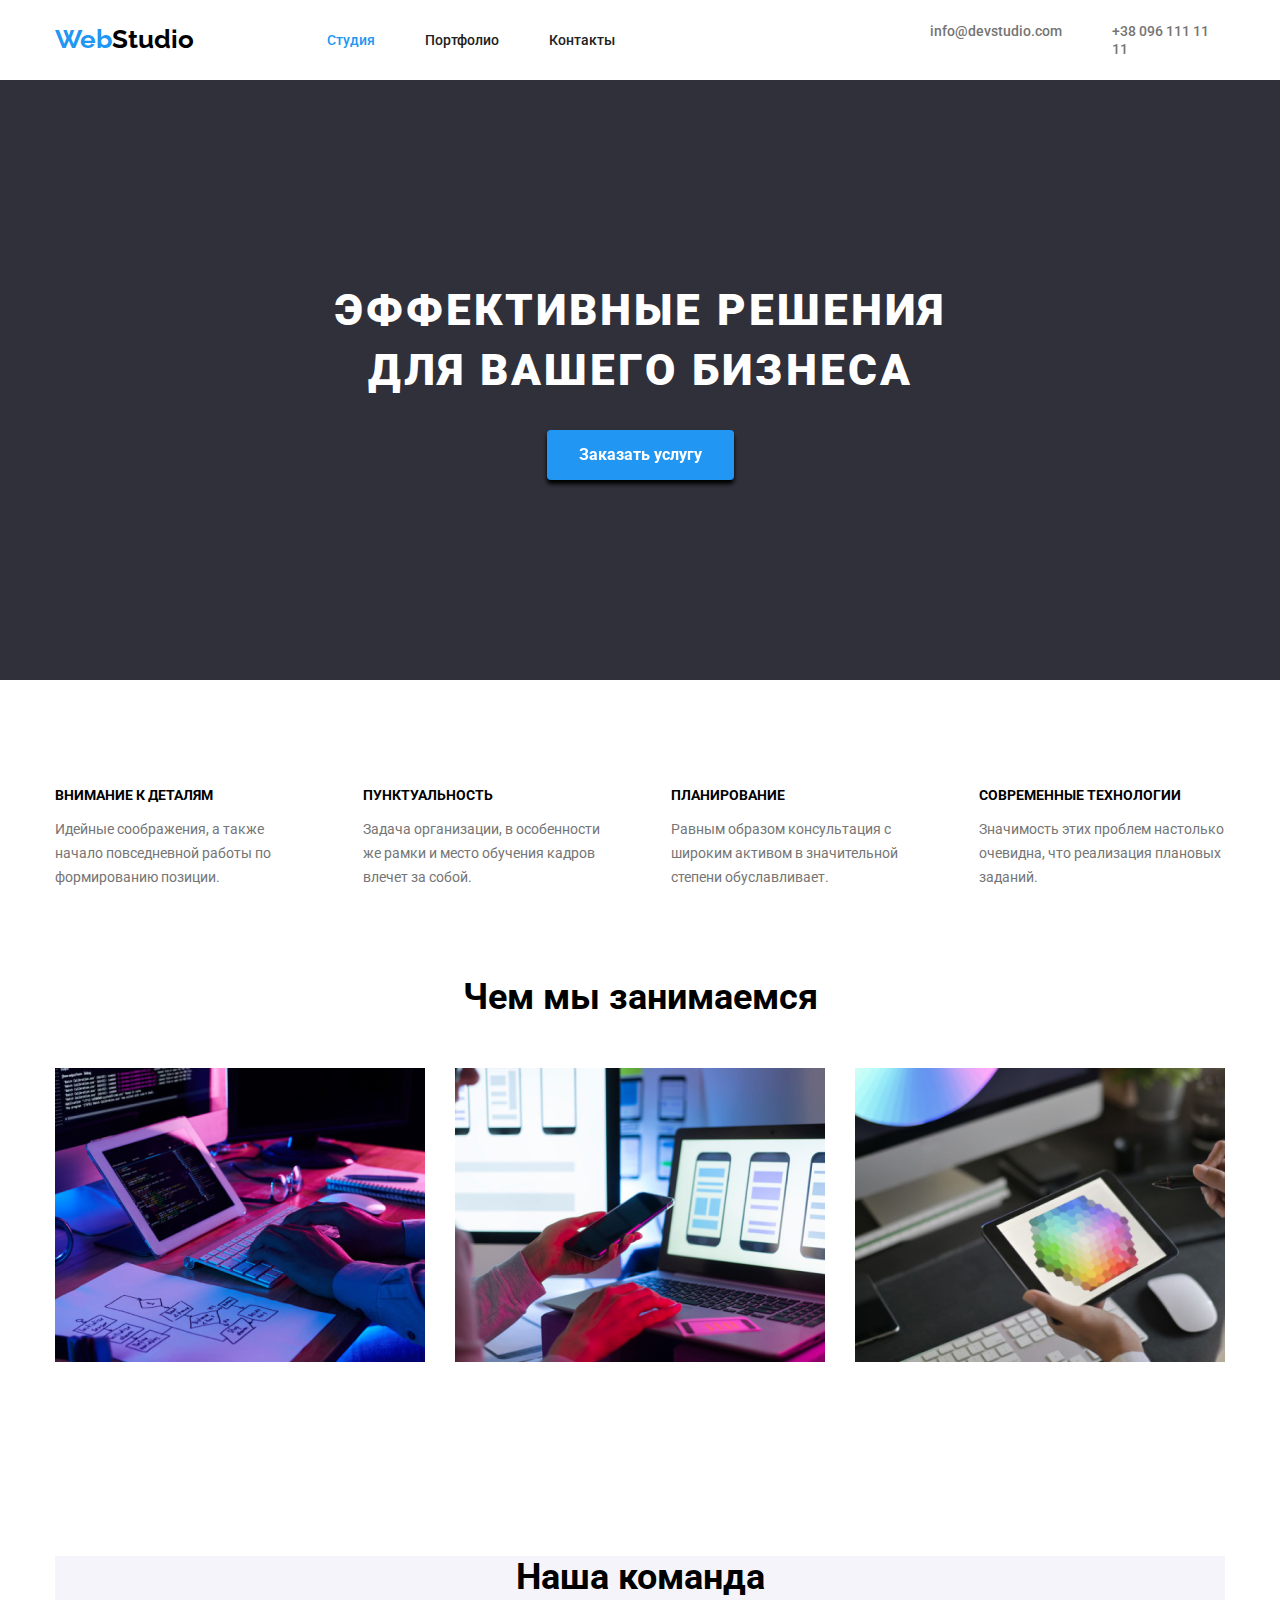
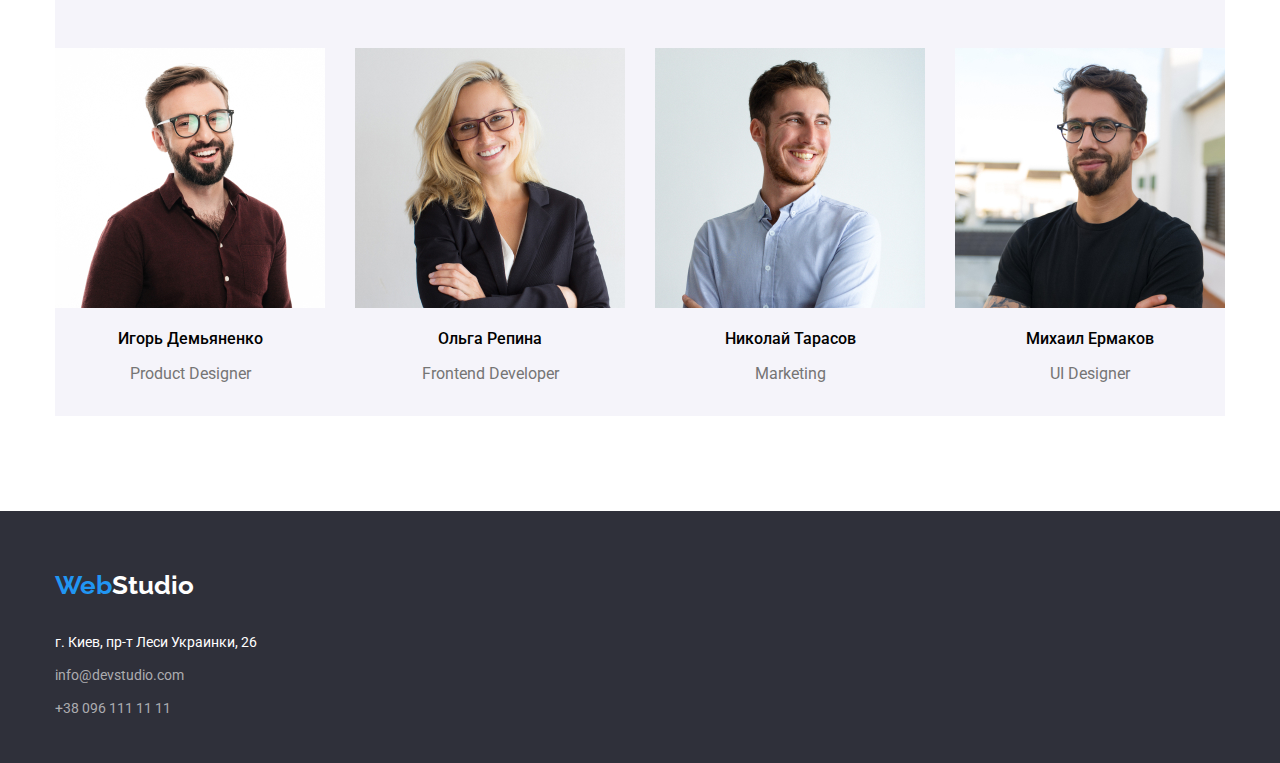
<file: index.html>
<!DOCTYPE html>
<html lang="en">
  <head>    
    <title>Document</title>
    <meta charset="UTF-8" />
    <meta http-equiv="X-UA-Compatible" content="IE=edge" />
    <meta name="viewport" content="width=device-width, initial-scale=1.0" />
    <link href="css/normalize.css" rel="stylesheet" />
    <link rel="preconnect" href="https://fonts.googleapis.com" />
    <link rel="preconnect" href="https://fonts.gstatic.com" crossorigin />
    <link
      href="https://fonts.googleapis.com/css2?family=Raleway:wght@700&family=Roboto:wght@400;500;700;900&display=swap"
      rel="stylesheet"
    />
    <link href="css/styles.css" rel="stylesheet" />
  </head>
  <body>
    <header class="header">
      <div class="container header-line">
        <a href="#" class="header-logo-link"
          >Web<span class="header-logo-link-text">Studio</span>
        </a>
        <nav class="header-navigation">
          <ul class="header-navigation-list">
            <li class="header-navigation-item">
              <a href="#" class="header-navigation-item-link studio"> Студия </a>
            </li>
            <li class="header-navigation-item">
              <a href="portfolio.html" class="header-navigation-item-link">
                Портфолио
              </a>
            </li>
            <li class="header-navigation-item">
              <a href="#" class="header-navigation-item-link"> Контакты </a>
            </li>
          </ul>
        </nav>
        <ul class="header-contacts-list">
          <li class="header-contacts-item">
            <a href="mailto:info@devstudio.com" class="header-contacts-item-link"
              >info@devstudio.com</a
            >
          </li>
          <li class="header-contacts-item">
            <a href="tel:+380961111111" class="header-contacts-item-link"
              >+38 096 111 11 11</a
            >
          </li>
        </ul>
      </div>
    </header>

    <main>
      <section class="effective-solutions">
        <h1 class="effective-solutions-title">
          Эффективные решения для вашего бизнеса
        </h1>
        <button type="button" class="effective-solutions-buttons">
          Заказать услугу
        </button>
      </section>

      <section class="features container">
        <h2 hidden>Наши особенности</h2>
        <ul class="features-list">
          <li class="features-item">
            <h3 class="features-item-title">Внимание к деталям</h3>
            <p class="features-list-text">
              Идейные соображения, а также начало повседневной работы по
              формированию позиции.
            </p>
          </li>
          <li class="features-item">
            <h3 class="features-item-title">Пунктуальность</h3>
            <p class="features-list-text">
              Задача организации, в особенности же рамки и место обучения кадров
              влечет за собой.
            </p>
          </li>
          <li class="features-item">
            <h3 class="features-item-title">Планирование</h3>
            <p class="features-list-text">
              Равным образом консультация с широким активом в значительной
              степени обуславливает.
            </p>
          </li>
          <li class="features-item">
            <h3 class="features-item-title">Современные технологии</h3>
            <p class="features-list-text">
              Значимость этих проблем настолько очевидна, что реализация
              плановых заданий.
            </p>
          </li>
        </ul>
      </section>

      <section class="our-business container">
        <h2 class="our-business-title">Чем мы занимаемся</h2>
        <ul class="our-business-list">
          <li class="our-business-item">
            <img
              src="./images/block-diagram.jpg"
              class="our-business-item-images"
              width="370"
              height="294"
              alt="block diagram"
            />
          </li>
          <li class="our-business-item">
            <img
              src="./images/adaptive-design.jpg"
              class="our-business-item-images"
              width="370"
              height="294"
              alt="adaptive design"
            />
          </li>
          <li class="our-business-item">
            <img
              src="./images/color-scheme.jpg"
              class="our-business-item-images"
              width="370"
              height="294"
              alt="color scheme"
            />
          </li>
        </ul>
      </section>

      <section class="our-team container">
        <h2 class="our-team-title">Наша команда</h2>
        <ul class="our-team-list">
          <li class="our-team-item">
            <img
              src="./images/ihor.jpg"
              class="our-team-item-images"
              width="270"
              height="260"
              alt="photo ihor"
            />
            <h3 class="our-team-item-name">Игорь Демьяненко</h3>
            <p class="our-team-item-function">Product Designer</p>
          </li>
          <li class="our-team-item">
            <img
              src="./images/olga.jpg"
              class="our-team-item-images"
              width="270"
              height="260"
              alt="photo olga"
            />
            <h3 class="our-team-item-name">Ольга Репина</h3>
            <p class="our-team-item-function">Frontend Developer</p>
          </li>
          <li class="our-team-item">
            <img
              src="./images/nikolay.jpg"
              class="our-team-item-images"
              width="270"
              height="260"
              alt="photo nikolay"
            />
            <h3 class="our-team-item-name">Николай Тарасов</h3>
            <p class="our-team-item-function">Marketing</p>
          </li>
          <li class="our-team-item">
            <img
              src="./images/michael.jpg"
              class="our-team-item-images"
              width="270"
              height="260"
              alt="photo michael"
            />
            <h3 class="our-team-item-name">Михаил Ермаков</h3>
            <p class="our-team-item-function">UI Designer</p>
          </li>
        </ul>
      </section>
    </main>
    <footer class="footer">      
      <div class="footer-block container">
        <a href="#" class="footer-logo-link"
          >Web<span class="footer-logo-link-text">Studio</span></a>
        <address class="footer-address">
          <ul class="footer-address-list">
            <li class="footer-address-item">
              <a href="https://goo.gl/maps/wLXQXu6J5ZDQXyrRA"
                target="_blank" rel="noopener nofollow noreferrer"
                class="footer-item-contacts-link">г. Киев, пр-т Леси Украинки, 26</a>
            </li>
            <li class="footer-address-item">
              <a href="mailto:info@devstudio.com" class="footer-item-link"
                >info@devstudio.com</a>
            </li>
            <li class="footer-address-item">
              <a href="tel:+380961111111" class="footer-item-link"
                >+38 096 111 11 11</a>
            </li>
          </ul>
        </address>
      </div>
    </footer>
  </body>
</html>
</file>
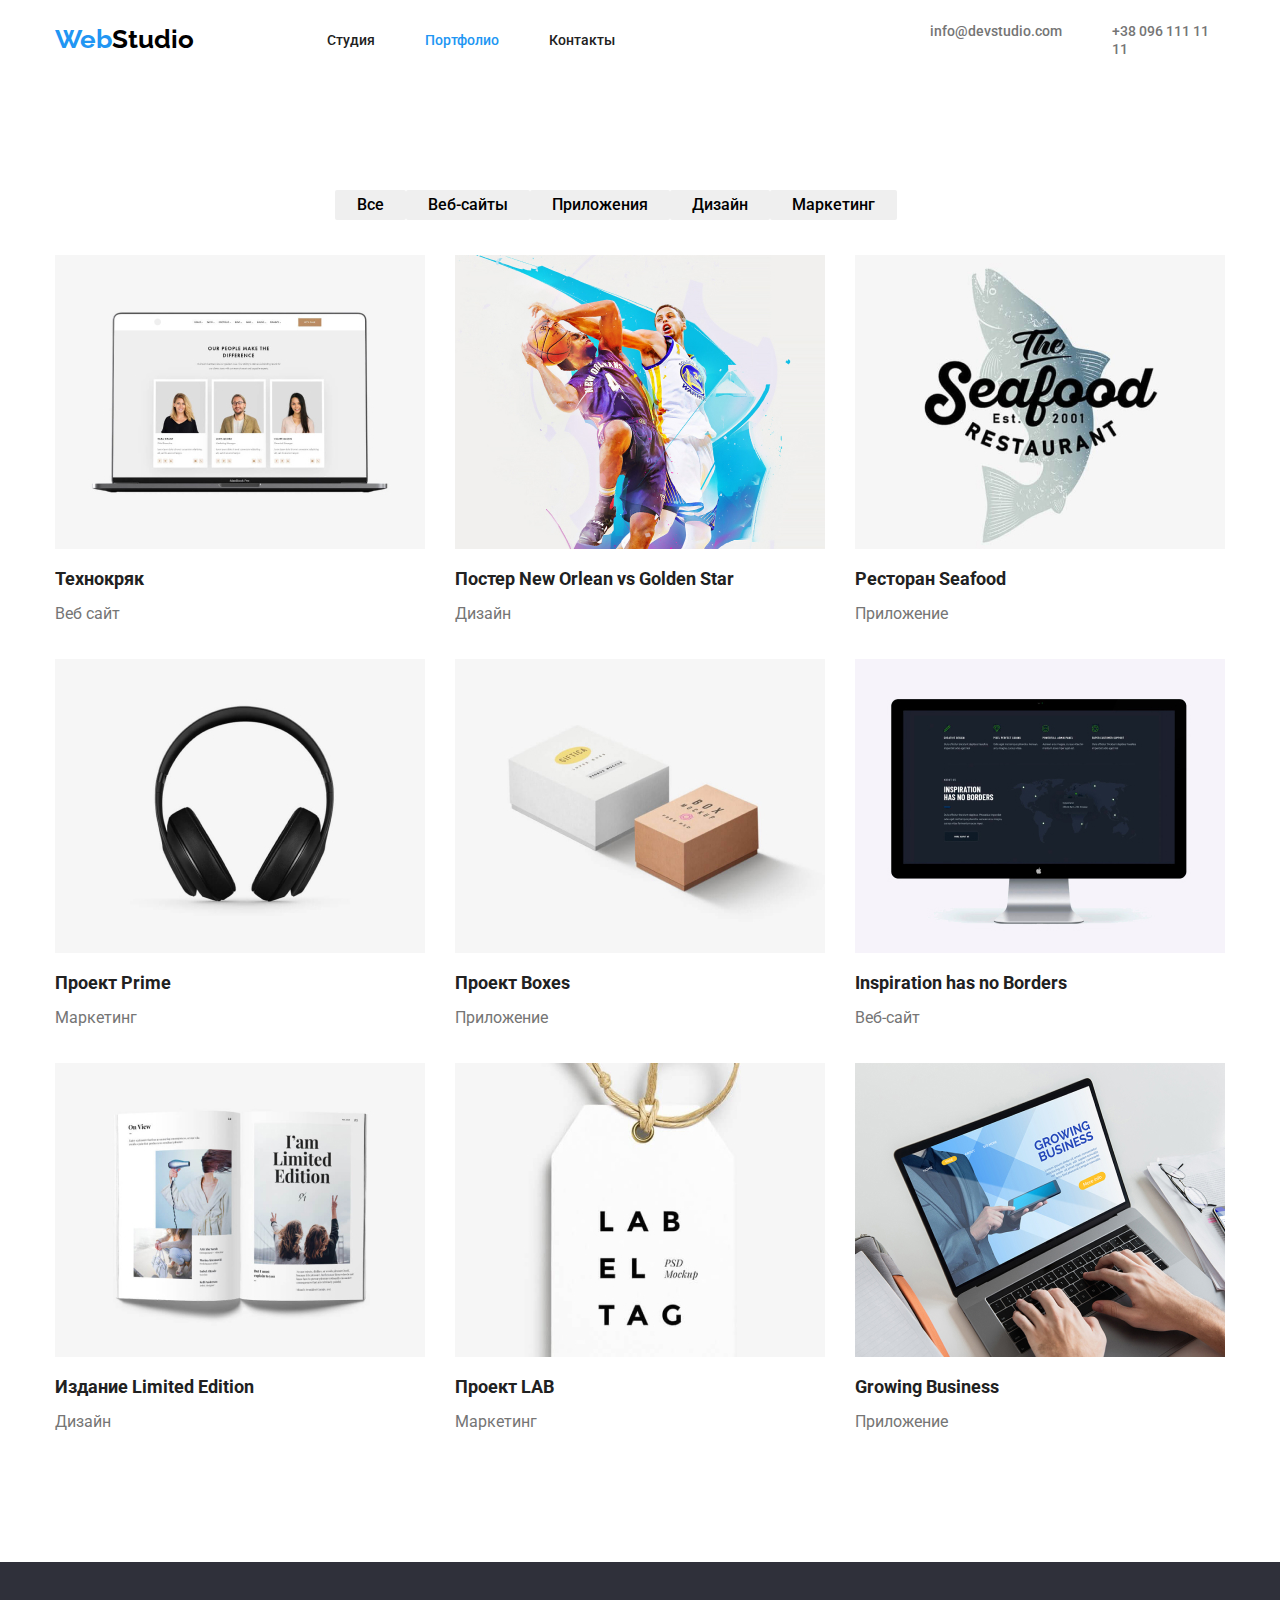
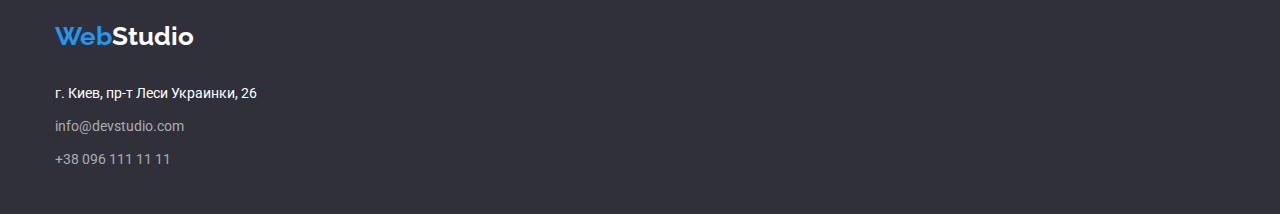
<file: portfolio.html>
<!DOCTYPE html>
<html lang="en">
  <head>    
    <title>Document</title>
    <meta charset="UTF-8" />
    <meta http-equiv="X-UA-Compatible" content="IE=edge" />
    <meta name="viewport" content="width=device-width, initial-scale=1.0" />
    <link href="css/normalize.css" rel="stylesheet" />
    <link rel="preconnect" href="https://fonts.googleapis.com" />
    <link rel="preconnect" href="https://fonts.gstatic.com" crossorigin />
    <link
      href="https://fonts.googleapis.com/css2?family=Raleway:wght@700&family=Roboto:wght@400;500;700;900&display=swap"
      rel="stylesheet"
    />
    <link href="css/styles.css" rel="stylesheet" />
  </head>
  <body>
    <header class="header">
      <div class="container header-line">
        <a href="#" class="header-logo-link"
          >Web<span class="header-logo-link-text">Studio</span>
        </a>
        <nav class="header-navigation">
          <ul class="header-navigation-list">
            <li class="header-navigation-item">
              <a href="index.html" class="header-navigation-item-link"> Студия </a>
            </li>
            <li class="header-navigation-item">
              <a href="#" class="header-navigation-item-link studio">
                Портфолио
              </a>
            </li>
            <li class="header-navigation-item">
              <a href="#" class="header-navigation-item-link"> Контакты </a>
            </li>
          </ul>
        </nav>
        <ul class="header-contacts-list">
          <li class="header-contacts-item">
            <a href="mailto:info@devstudio.com" class="header-contacts-item-link"
              >info@devstudio.com</a
            >
          </li>
          <li class="header-contacts-item">
            <a href="tel:+380961111111" class="header-contacts-item-link"
              >+38 096 111 11 11</a
            >
          </li>
        </ul>
      </div>
    </header>
    <!-- header end -->
    <main class="portf-main container">      
      <section class="portf-blocks">
        <h1 hidden>Проекты</h1>
        <div class="portf-buttons">
          <ul class="portf-buttons-list">
            <li class="portf-buttons-item">  <button type="button" class="portf-main-buttons">Все</button></li>
            <li class="portf-buttons-item"><button type="button" class="portf-main-buttons">Веб-сайты</button></li>
            <li class="portf-buttons-item"><button type="button" class="portf-main-buttons">Приложения</button></li>
            <li class="portf-buttons-item"><button type="button" class="portf-main-buttons">Дизайн</button></li>
            <li class="portf-buttons-item"><button type="button" class="portf-main-buttons">Маркетинг</button></li>
          </ul>
        </div>
        <ul class="portf-blocks-list">
          <li class="portf-blocks-item">
            <a href="#" class="portf-blocks-list-link">
              <img
              src="./images/portf-foto.jpg"
              class="portf-blocks-image"
              width="370"
              height="294"
              alt="photo technocryak"
            />
            <h2 class="portf-blocks-item-name">Технокряк</h2>
            <p class="portf-blocks-item-function">Веб сайт</p>
            </a>
          </li>
          <li class="portf-blocks-item">
            <a href="#" class="portf-blocks-list-link">
              <img
              src="./images/portf-basket.jpg"
              class="portf-blocks-image"
              width="370"
              height="294"
              alt="photo new orlean vs golden star"
            />
            <h2 class="portf-blocks-item-name">Постер New Orlean vs Golden Star</h2>
            <p class="portf-blocks-item-function">Дизайн</p>
            </a>
          </li>
          <li class="portf-blocks-item">
            <a href="#" class="portf-blocks-list-link">
              <img
              src="./images/portf-seafood.jpg"
              class="portf-blocks-image"
              width="370"
              height="294"
              alt="photo sea food"
            />
            <h2 class="portf-blocks-item-name">Ресторан Seafood</h2>
            <p class="portf-blocks-item-function">Приложение</p>
            </a>
          </li>
          <li class="portf-blocks-item">
            <a href="#" class="portf-blocks-list-link">
              <img
              src="./images/portf-prime.jpg"
              class="portf-blocks-image"
              width="370"
              height="294"
              alt="photo prime"
            />
            <h2 class="portf-blocks-item-name">Проект Prime</h2>
            <p class="portf-blocks-item-function">Маркетинг</p>
            </a>
          </li>
          <li class="portf-blocks-item">
            <a href="#" class="portf-blocks-list-link">
              <img
              src="./images/portf-boxes.jpg"
              class="portf-blocks-image"
              width="370"
              height="294"
              alt="photo boxes"
            />
            <h2 class="portf-blocks-item-name">Проект Boxes</h2>
            <p class="portf-blocks-item-function">Приложение</p>
            </a>
          </li>
          <li class="portf-blocks-item">
            <a href="#" class="portf-blocks-list-link">
              <img
              src="./images/portf-inspiration.jpg"
              class="portf-blocks-image"
              width="370"
              height="294"            
              alt="photo inspiration"
            />
            <h2 class="portf-blocks-item-name">Inspiration has no Borders</h2>
            <p class="portf-blocks-item-function">Веб-сайт</p>
            </a>
          </li>            
          <li class="portf-blocks-item">
            <a href="#" class="portf-blocks-list-link">
              <img
              src="./images/portf-limited.jpg"
              class="portf-blocks-image"
              width="370"
              height="294"            
              alt="photo limited edition"
            />
            <h2 class="portf-blocks-item-name">Издание Limited Edition</h2>
            <p class="portf-blocks-item-function">Дизайн</p>
            </a>
          </li>
          <li class="portf-blocks-item">
            <a href="#" class="portf-blocks-list-link">
              <img
              src="./images/portf-lab.jpg"
              class="portf-blocks-image"
              width="370"
              height="294"            
              alt="photo project lab"
            />
            <h2 class="portf-blocks-item-name">Проект LAB</h2>
            <p class="portf-blocks-item-function">Маркетинг</p>
            </a>
          </li>
          <li class="portf-blocks-item">
            <a href="#" class="portf-blocks-list-link">
              <img
              src="./images/portf-growing.jpg"
              class="portf-blocks-image"
              width="370"
              height="294"            
              alt="photo growing business"
            />
            <h2 class="portf-blocks-item-name">Growing Business</h2>
            <p class="portf-blocks-item-function">Приложение</p>
            </a>
          </li>
        </ul>
      </section>
    </main>  
    <!-- footer start -->
    <footer class="footer">      
      <div class="footer-block container">
        <a href="#" class="footer-logo-link"
          >Web<span class="footer-logo-link-text">Studio</span></a>
        <address class="footer-address">
          <ul class="footer-address-list">
            <li class="footer-address-item">
              <a href="https://goo.gl/maps/wLXQXu6J5ZDQXyrRA"
                target="_blank" rel="noopener nofollow noreferrer"
                class="footer-item-contacts-link">г. Киев, пр-т Леси Украинки, 26</a>
            </li>
            <li class="footer-address-item">
              <a href="mailto:info@devstudio.com" class="footer-item-link"
                >info@devstudio.com</a>
            </li>
            <li class="footer-address-item">
              <a href="tel:+380961111111" class="footer-item-link"
                >+38 096 111 11 11</a>
            </li>
          </ul>
        </address>
      </div>
    </footer>
  </body>
</html>
</file>
<file: css/styles.css>
/* Variables */
:root {
  --basic-dark: #2f303a;
  --basic-blue: #2196f3;
  --basic-background: #e5e5e5;
  --background-our-team: #f5f4fa;
  --basic-white: #fff;
  --grey-footer-text: #acacb0;
  --basic-gray: rgba(255, 255, 255, 0.6);
  --text-black-full: #000;
  --text-black-color: #212121;
  --text-lightgray-color: #757575;
  --font-logo: "Raleway", sans-serif;
  --font-main: "Roboto", sans-serif;
}

body {
  font-family: var(--font-main);
  font-weight: 400;
  color: var(--text-black-color:);
}
/* **************************HEADER start******************/
.header {
  box-sizing: border-box;
}

.header-logo-link,
.footer-logo-link {
  color: var(--basic-blue);
  text-decoration: none;
  font-family: var(--font-logo);
  font-weight: 700;
  font-size: 26px;
}

.header-logo-link-text,
.footer-logo-link-text {
  color: var(--text-black-full);
}

.header-line {
  display: flex;
  align-items: center;
  height: 80px;
}

.container {
  width: 1170px;
  margin: 0 auto;
}
/* **************************NAV start******************/
.header-navigation {
  padding-left: 43px;
}

.header-navigation-list,
.header-contacts-list {
  display: flex;
  list-style-type: none;
}

.header-contacts-list {
  padding-left: 265px;
}

.header-navigation-item {
  padding-left: 50px;
}

.header-navigation-item-link {
  color: var(--text-black-color);
}

.header-navigation-item-link:hover,
.header-contacts-item-link:hover {
  color: var(--basic-blue);
}

.header-navigation-item-link:focus,
.header-contacts-item-link:focus {
  color: var(--basic-blue);
}

.header-navigation-item-link,
.header-contacts-item-link {
  text-decoration: none;
  font-weight: 500;
  font-size: 14px;
  padding: 10px 0;
}

.studio {
  color: var(--basic-blue);
}

.header-contacts-item-link {
  color: var(--text-lightgray-color);
}

.header-contacts-item {
  padding-left: 50px;
}
/* **************************NAV end******************/
/* **************************HEADER end******************/
/* ******************** MAIN start *********************/
/* ***************section - effective-solutions start****/
.effective-solutions {
  margin: 0;
  height: 600px;
  background-color: var(--basic-dark);
  display: flex;
  flex-direction: column;
  align-items: center;
}

.effective-solutions-title {
  margin: 0;
  width: 696px;
  padding-top: 200px;
  color: var(--basic-white);
  font-weight: 900;
  font-size: 44px;
  line-height: 60px;
  text-transform: uppercase;
  text-align: center;
  letter-spacing: 3px;
}

.effective-solutions-buttons {
  padding: 10px 32px;
  margin-top: 30px;
  background-color: var(--basic-blue);
  color: var(--basic-white);
  font-weight: 700;
  font-size: 16px;
  line-height: 30px;
  border: none;
  filter: drop-shadow(0px 4px 2px black);
  border-radius: 4px;
  cursor: pointer;
}
/* ***************section - effective-solutions end****/
/* ***************section - features start****/
.features {
  margin-top: 93px;
  height: 110px;
}

.features-list {
  margin: 0;
  padding: 0;
  display: flex;
  align-items: stretch;
  list-style-type: none;
}

.features-item:not(:nth-child(1)) {
  padding-left: 63px;
}

.features-item {
  width: 245px;
}

.features-item-title {  
  font-weight: 700;
  font-size: 14px;
  line-height: 16px;
  text-transform: uppercase;
}

.features-list-text {
  color: var(--text-lightgray-color);  
  font-size: 14px;
  line-height: 24px;
}
/* ***************section - features end****/
/* ***************section - our-business start****/

.our-business {
  margin-top: 93px;
}

.our-business-title,
.our-team-title {
  margin: 0;
  padding-bottom: 50px;
  text-align: center;
  /* color: var(--text-black-color); */
  font-weight: 700;
  font-size: 36px;
  line-height: 42px;
}

.our-business-item:not(:nth-child(1)) {
  padding-left: 30px;
}

.our-business-list {
  margin: 0;
  padding: 0;
  list-style-type: none;
  display: flex;
}
/* ***************section - our-business end****/
/* ***************section - our-team start****/
.our-team {
  margin-top: 190px;
  background-color: var(--background-our-team);
}

.our-team-item {
  width: 270px;
  height: 368px;
}

.our-team-item:not(:nth-child(1)) {
  padding-left: 30px;
}

.our-team-item-name {  
  font-weight: 500;
  font-size: 16px;
  line-height: 19px;
}

.our-team-item-function {
  color: var(--text-lightgray-color);  
  font-size: 16px;
  line-height: 19px;
}

.our-team-list {
  margin: 0;
  padding: 0;
  list-style-type: none;
  display: flex;
}

.our-team-item-name,
.our-team-item-function,
.our-team-title {
  text-align: center;
}

/* ***************section - our-team end***/
/* ******************** MAIN end *********************/

/* **************************FOOTER start******************/

.footer {
  height: 252px;
  background-color: var(--basic-dark);
  margin-top: 95px;
}

.footer-address-list {
  list-style-type: none;
  padding: 20px 0 0 0;
  margin: 0;
}

.footer-address-item {
  padding-top: 9px;
}

.footer-item-contacts-link,
.footer-item-link {  
  font-size: 14px;
  line-height: 24px;
  text-decoration: none;
  font-style: normal;
}

.footer-item-contacts-link {
  color: var(--basic-white);
}

.footer-item-link {
  color: var(--grey-footer-text);
}

.footer-item-contacts-link:hover,
.footer-item-link:hover {
  color: var(--basic-blue);
}

.footer-item-contacts-link:focus,
.footer-item-link:focus {
  color: var(--basic-blue);
}

.footer-logo-link-text {
  color: var(--basic-white);
}

.footer-block {
  padding-top: 60px;
}

/* **************************FOOTER end******************/
.portf-buttons-list,
.portf-blocks-list {
  padding: 0;
  margin: 0;
  list-style-type: none;
  display: flex;
  flex-wrap: wrap;
}

.portf-buttons-list {
  width: 611px;
  margin: 0 auto;
  margin-top: 110px;
}

.portf-blocks-item {
  width: 370px;
  height: 404px;
}

.portf-blocks-item-name,
.portf-blocks-item-function {
  text-align: left;
}

.portf-blocks-item-name {
  font-size: 18px;  
  color: var(--text-black-color);
}

.portf-blocks-item-function {
  font-size: 16px;
  color: var(--text-lightgray-color);
}

.portf-blocks-item:not(:nth-child(3n + 1)) {
  margin-left: 30px;
}

.portf-main-buttons {
  padding: 6px 22px;
  border: 0;
  border-radius: 2px;
  font-size: 16px;
  font-weight: 500;
}

.portf-main-buttons:hover {
  background-color: var(--basic-blue);
  cursor: pointer;
  filter: drop-shadow(0px 0px 1px rgba(0, 0, 0, 0.5));
  color: var(--basic-white);
}

.portf-main-buttons:focus {
  background-color: var(--basic-blue);  
  color: var(--basic-white);
}

.portf-blocks-list {
  margin-top: 35px;
}

.portf-blocks-list-link {
  text-decoration: none;
}
</file>
